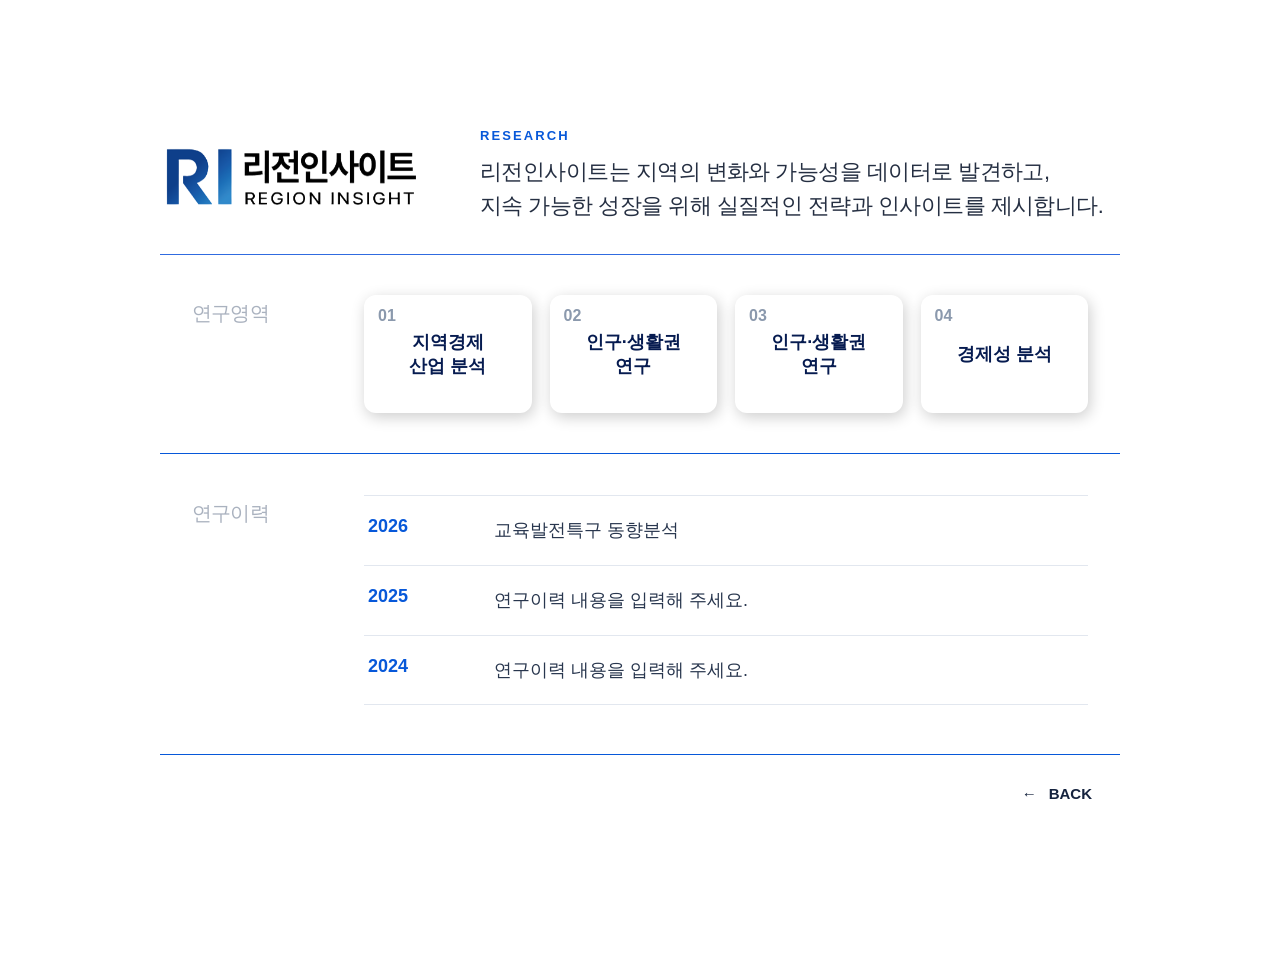
<file: research.html>
<!doctype html>
<html lang="ko">
<head>
  <meta charset="UTF-8">
  <meta name="viewport" content="width=device-width, initial-scale=1.0">
  <title>RESEARCH | 리전인사이트</title>
  <link rel="stylesheet" href="./css/styles.css">
</head>
<body class="research-body">
  <!-- <header class="site-header">
    <a class="brand" href="./index.html" aria-label="리전인사이트 홈">
      <img src="images/logo.png" alt="리전인사이트 REGION INSIGHT">
    </a>
    <nav class="main-nav" aria-label="주요 메뉴">
      <a href="./introduction.html">RI 소개</a>
      <a href="./research.html" aria-current="page">연구사업</a>
    </nav>
  </header> -->

  <main class="research-page">
    <header class="research-intro">
      <a class="research-logo" href="./index.html" aria-label="리전인사이트 메인으로 이동">
        <img src="images/logo.png" alt="리전인사이트 REGION INSIGHT">
      </a>
      <div class="research-message">
        <span>RESEARCH</span>
        <p>리전인사이트는 지역의 변화와 가능성을 데이터로 발견하고,<br>지속 가능한 성장을 위해 실질적인 전략과 인사이트를 제시합니다.</p>
      </div>
    </header>

    <section class="research-row" aria-labelledby="research-area-title">
      <h1 id="research-area-title">연구영역</h1>
      <div class="research-fields">
        <article><span>01</span><h2>지역경제<br>산업 분석</h2></article>
        <article><span>02</span><h2>인구·생활권<br>연구</h2></article>
        <article><span>03</span><h2>인구·생활권<br>연구</h2></article>
        <article><span>04</span><h2>경제성 분석</h2></article>
      </div>
    </section>

    <section class="research-row history-row" aria-labelledby="research-history-title">
      <h1 id="research-history-title">연구이력</h1>
      <div class="research-history">
        <article><time>2026</time><p>교육발전특구 동향분석</p></article>
        <article><time>2025</time><p>연구이력 내용을 입력해 주세요.</p></article>
        <article><time>2024</time><p>연구이력 내용을 입력해 주세요.</p></article>
      </div>
    </section>

    <footer class="research-footer">
      <a href="./index.html" class="research-back"><span aria-hidden="true">←</span> BACK</a>
    </footer>
  </main>
</body>
</html>
</file>
<file: css/styles.css>
:root {
  --navy: #061b50;
  --blue: #0758d9;
  --blue-bright: #148bd8;
  --aqua: #00bcc7;
  --line: rgba(35, 116, 235, 0.38);
}

* {
  box-sizing: border-box;
}

html {
  scroll-behavior: smooth;
}

body {
  margin: 0 auto;
  color: var(--navy);
  background: #fff;
  font-family: Pretendard, "Noto Sans KR", "Apple SD Gothic Neo", Arial, sans-serif;
}

a {
  color: inherit;
  text-decoration: none;
}

.site-header {
  position: fixed;
  z-index: 20;
  top: 0;
  left: 0;
  width: 100%;
  height: 86px;
  display: flex;
  align-items: center;
  justify-content: space-between;
  padding: 0 clamp(10rem, 4vw, 15rem);
  background: rgba(255, 255, 255, 0.88);
  border-bottom: 1px solid rgba(9, 37, 85, 0.06);
  backdrop-filter: blur(16px);
}

.brand {
  display: flex;
  align-items: center;
  gap: 12px;
  width: 200px;
}

.brand img {
  width: 100%;
}

.brand-name {
  display: grid;
  gap: 2px;
}

.brand-name strong {
  font-size: 15px;
  letter-spacing: -0.04em;
}

.brand-name small {
  font-size: 8px;
  font-weight: 700;
  letter-spacing: .08em;
}

.main-nav {
  display: flex;
  align-items: center;
  gap: clamp(20px, 2.5vw, 42px);
}

.main-nav a {
  font-size: 1.15rem;
  font-weight: 700;
  transition: color .25s ease;
}

.main-nav a:hover {
  color: var(--aqua);
}

.main-nav a[aria-current="page"] {
  color: var(--aqua);
}

.main-nav a[aria-current="page"]::after {
  content: "";
  display: block;
  width: 100%;
  height: 2px;
  margin-top: 7px;
  background: var(--aqua);
}

.hero {
  position: relative;
  isolation: isolate;
  min-height: 100svh;
  display: grid;
  place-items: center;
  padding: 10rem 10rem 5rem;
  overflow: hidden;
  background: radial-gradient(circle at 50% 46%, #fff 0 25%, #fbfdff 66%, #f6faff 100%);
}

.logo-menu {
  position: relative;
  z-index: 2;
  display: flex;
  align-items: flex-start;
  justify-content: center;
  gap: clamp(6px, 1.4vw, 20px);
  transform: translateY(8px);
}

.main-logo-block {
  position: relative;
  z-index: 2;
  display: grid;
  justify-items: center;
}

.brand-signature {
  display: grid;
  justify-items: center;
  gap: 7px;
  margin-top: -34px;
  color: #050505;
  line-height: 1;
}

.brand-signature strong {
  font-size: clamp(70px, 3.9vw, 88px);
  font-weight: 900;
  letter-spacing: -.025em;
}

.brand-signature span {
    font-size: clamp(31px, 3.9vw, 38px);
    font-weight: 500;
    letter-spacing: .245em;
    padding-left: 10px;
}

.letter-button {
  position: relative;
  display: grid;
  justify-items: center;
  padding-bottom: 56px;
  outline: none;
}

.letter-r {
    width: clamp(280px, 13vw, 318px);
}

.letter-i {
    width: clamp(89px, 13vw, 101px);
}

.letter-svg {
  width: 100%;
  height: auto;
  overflow: visible;
}

.letter-svg path {
  fill: url("#brandGradient");
  fill: var(--blue);
  transition: fill .35s ease, filter .35s ease, transform .35s ease;
  transform-origin: center;
}

.letter-r .letter-svg path {
  fill: #0758d9;
}

.letter-i .letter-svg path {
  fill: #167fd6;
}

.hover-label {
  position: absolute;
  bottom: 12px;
  left: 50%;
  color: var(--aqua);
  font-size: clamp(16px, 1.5vw, 22px);
  font-weight: 800;
  letter-spacing: -.03em;
  opacity: 0;
  transform: translate(-50%, 10px);
  transition: opacity .3s ease, transform .3s ease;
  white-space: nowrap;
}

.hover-label::after {
  content: "";
  display: block;
  width: 0;
  height: 3px;
  margin: 9px auto 0;
  border-radius: 10px;
  background: var(--aqua);
  transition: width .3s ease .05s;
}

.letter-button:hover .letter-svg path,
.letter-button:focus-visible .letter-svg path {
  filter:
    drop-shadow(-10px -3px 0 rgba(0, 210, 220, .72))
    drop-shadow(-20px -5px 7px rgba(0, 205, 216, .32))
    drop-shadow(0 0 10px rgba(0, 188, 199, .22));
  transform: none;
}

/* 호버 시 글자 본체는 기존 파란색을 유지하고 청록색 잔상만 표시 */
.letter-r:hover .letter-svg path,
.letter-r:focus-visible .letter-svg path {
  fill: #0758d9;
}

.letter-i:hover .letter-svg path,
.letter-i:focus-visible .letter-svg path {
  fill: #167fd6;
}

.letter-button:hover .hover-label,
.letter-button:focus-visible .hover-label {
  opacity: 1;
  transform: translate(-50%, 0);
}

.letter-button:hover .hover-label::after,
.letter-button:focus-visible .hover-label::after {
  width: 38px;
}

/* R 왼쪽 / I 오른쪽 호버 문구 */
.letter-r .hover-label {
  right: calc(100% + 40px);
  bottom: 70px;
  left: auto;
  transform: translateX(12px);
}

.letter-i .hover-label {
  left: calc(100% + 40px);
  bottom: 70px;
  transform: translateX(-12px);
}

.letter-r:hover .hover-label,
.letter-r:focus-visible .hover-label,
.letter-i:hover .hover-label,
.letter-i:focus-visible .hover-label {
  transform: translateX(0);
}

.wave-art {
  position: absolute;
  z-index: 0;
  top: 50%;
  left: 0;
  width: 100%;
  height: min(34vw, 670px);
  min-height: 350px;
  overflow: visible;
  transform: translateY(-50%);
  pointer-events: none;
}

.wave-lines {
  fill: none;
  stroke: url("#waveBlue");
  stroke-width: 1.25;
  vector-effect: non-scaling-stroke;
}

.wave-lines-a {
  opacity: .92;
}

.wave-lines-b {
  opacity: .65;
}

.sub-page {
  min-height: 100svh;
  padding-top: 86px;
  background: #fff;
}

.sub-hero {
  min-height: 520px;
  display: grid;
  align-items: end;
  padding: clamp(70px, 10vw, 150px) clamp(24px, 7vw, 110px) 80px;
  background: linear-gradient(135deg, #f5faff 0%, #fff 70%);
  border-bottom: 1px solid #e8eef7;
}

.sub-hero p {
  margin: 0 0 14px;
  color: var(--aqua);
  font-weight: 800;
}

.sub-hero h1 {
  margin: 0;
  font-size: clamp(54px, 8vw, 112px);
  letter-spacing: -.07em;
}

.sub-hero .lead {
  max-width: 720px;
  margin-top: 28px;
  color: #405170;
  font-size: 18px;
  line-height: 1.75;
}

.content-grid {
  display: grid;
  grid-template-columns: repeat(3, 1fr);
  gap: 24px;
  padding: 72px clamp(24px, 7vw, 110px) 110px;
}

.content-card {
  min-height: 210px;
  padding: 34px;
  border: 1px solid #dfe8f4;
  background: #fff;
}

.content-card span {
  color: var(--aqua);
  font-size: 13px;
  font-weight: 800;
}

.content-card h2 {
  margin: 18px 0 12px;
  font-size: 25px;
}

.content-card p {
  margin: 0;
  color: #62708a;
  line-height: 1.7;
}

.back-home {
  display: inline-flex;
  align-items: center;
  gap: 10px;
  margin-top: 38px;
  font-weight: 800;
}

.detail-body {
  min-width: 320px;
  background: #fff;
}

.detail-header {
  display: flex;
  align-items: center;
  min-height: 164px;
  padding: 36px clamp(24px, 7vw, 112px);
  border-bottom: 1px solid #dce6f2;
  background: #fff;
}

.horizontal-brand {
  display: flex;
  align-items: center;
  gap: 15px;
  flex: 0 0 auto;
}

.horizontal-mark {
  color: var(--blue);
  font-size: 52px;
  line-height: 1;
  font-weight: 900;
  letter-spacing: -7px;
}

.horizontal-name {
  display: grid;
  gap: 3px;
  padding-right: clamp(28px, 4vw, 72px);
  border-right: 1px solid #cdd9e8;
}

.horizontal-name strong {
  font-size: 18px;
  letter-spacing: -.05em;
}

.horizontal-name small {
  font-size: 9px;
  font-weight: 800;
  letter-spacing: .08em;
}

.page-heading {
  display: flex;
  align-items: baseline;
  gap: 22px;
  padding-left: clamp(28px, 4vw, 72px);
}

.page-heading span {
  color: var(--aqua);
  font-size: 14px;
  font-weight: 900;
  letter-spacing: .12em;
}

.page-heading h1 {
  margin: 0;
  font-size: clamp(32px, 4vw, 54px);
  letter-spacing: -.06em;
}

.text-page {
  padding: 50px clamp(10rem, 7vw, 15rem);
}

.text-section {
  display: grid;
  grid-template-columns: 110px minmax(0, 1fr);
  gap: 42px;
  padding: 88px 0;
  border-bottom: 1px solid #dce6f2;
}

.section-index {
  margin: 8px 0 0;
  color: var(--aqua);
  font-size: 14px;
  font-weight: 900;
}

.text-section h2 {
  margin: 0 0 34px;
  font-size: clamp(32px, 4vw, 50px);
  letter-spacing: -.06em;
}

.editable-copy {
  max-width: 900px;
  color: #43516a;
  font-size: 18px;
  line-height: 1.9;
}

.editable-copy p {
  margin: 0 0 12px;
}

.history-list {
  border-top: 2px solid var(--navy);
}

.history-list>div {
  display: grid;
  grid-template-columns: 130px 1fr;
  gap: 20px;
  padding: 24px 0;
  border-bottom: 1px solid #dce6f2;
}

.history-list time {
  color: var(--blue);
  font-size: 20px;
  font-weight: 900;
}

.history-list p {
  margin: 0;
  color: #43516a;
  font-size: 17px;
  line-height: 1.7;
}

.inquiry-form {
  max-width: 920px;
}

.inquiry-form label {
  display: grid;
  gap: 10px;
  color: #4b5870;
  font-size: 14px;
  font-weight: 800;
}

.form-row {
  display: grid;
  grid-template-columns: 1fr 1fr;
  gap: 28px;
}

.inquiry-form>label {
  margin-top: 28px;
}

.inquiry-form input,
.inquiry-form textarea {
  width: 100%;
  border: 0;
  border-bottom: 1px solid #aebdd0;
  border-radius: 0;
  padding: 13px 2px;
  outline: none;
  color: var(--navy);
  background: transparent;
  font: inherit;
  font-weight: 500;
  transition: border-color .2s ease;
}

.inquiry-form textarea {
  resize: vertical;
  border: 1px solid #aebdd0;
  padding: 16px;
}

.inquiry-form input:focus,
.inquiry-form textarea:focus {
  border-color: var(--aqua);
}

.form-action {
  display: flex;
  align-items: center;
  justify-content: space-between;
  gap: 24px;
  margin-top: 30px;
}

.form-note {
  margin: 0;
  color: #758198;
  font-size: 13px;
}

.form-action button {
  min-width: 150px;
  padding: 17px 24px;
  border: 1px solid var(--navy);
  color: #fff;
  background: var(--navy);
  font-weight: 900;
  letter-spacing: .1em;
  cursor: pointer;
  transition: color .2s, border-color .2s, background .2s;
}

.form-action button:hover {
  color: var(--navy);
  border-color: var(--aqua);
  background: var(--aqua);
}

.form-action button span {
  margin-left: 18px;
}

.page-bottom {
  display: flex;
  justify-content: center;
  padding: 64px 0 84px;
}

.back-button {
  min-width: 190px;
  padding: 16px 28px;
  border: 1px solid #bdcada;
  text-align: center;
  font-weight: 800;
  transition: color .2s, border-color .2s;
}

.back-button:hover {
  color: var(--aqua);
  border-color: var(--aqua);
}

.back-button span {
  margin-right: 16px;
}

@media (max-width: 1880px) {
  .brand-signature span {
    font-size: clamp(25px, 3.9vw, 32px);
  }
}
@media (max-width: 720px) {
  .site-header {
    height: 72px;
    padding-inline: 20px;
  }

  .main-nav a {
    display: none;
  }

  .brand-mark {
    font-size: 30px;
  }

  .hero {
    padding: 5rem 5rem 2rem;
  }

  .logo-menu {
    gap: 3px;
    transform: none;
  }

  .brand-signature {
    margin-top: -22px;
  }

  .brand-signature strong {
    font-size: clamp(54px, 3.9vw, 72px);
    font-weight: 900;
  }
  .brand-signature span {
    font-size: clamp(20px, 4.9vw, 24px);
  }

  .letter-r {
    width: min(58vw, 205px);
  }

  .letter-i {
    width: min(18vw, 74px);
  }

  .wave {
    width: 78vw;
    height: 130px;
    opacity: .5;
  }

  .sub-page {
    padding-top: 72px;
  }

  .sub-hero {
    min-height: 440px;
  }

  .content-grid {
    grid-template-columns: 1fr;
  }

  .detail-header {
    min-height: auto;
    align-items: flex-start;
    flex-direction: column;
    gap: 28px;
    padding-block: 28px;
  }

  .horizontal-name {
    padding-right: 0;
    border-right: 0;
  }

  .page-heading {
    width: 100%;
    padding: 24px 0 0;
    border-top: 1px solid #dce6f2;
  }

  .text-section {
    grid-template-columns: 1fr;
    gap: 18px;
    padding: 64px 0;
  }

  .form-row {
    grid-template-columns: 1fr;
  }

  .form-action {
    align-items: stretch;
    flex-direction: column;
  }
}

@media (prefers-reduced-motion: reduce) {
  html {
    scroll-behavior: auto;
  }

  *,
  *::before,
  *::after {
    transition-duration: .01ms !important;
  }
}

/* Research page */
.research-body {
  min-width: 320px;
  min-height: 100vh;
  margin: 0;
  padding: 0;
  color: #101d38;
  background: #fff;
}

.research-page {
  width: 100%;
  min-height: 100vh;
  margin: 0;
  padding: 8rem clamp(10rem, 4vw, 15rem);
  border: 0;
  background: #fff;
  box-shadow: none;
}

.research-intro {
  display: grid;
  grid-template-columns: minmax(190px, 260px) 1fr;
  align-items: center;
  gap: clamp(40px, 7vw, 60px);
  padding-bottom: 2rem;
  /* padding-left: 12.5rem; */
  border-bottom: 1px solid #306be0;
}

.research-logo {
  display: block;
}

.research-logo img {
  display: block;
  width: 100%;
  height: auto;
}

.research-message span {
  display: block;
  margin-bottom: 12px;
  color: var(--blue);
  font-size: 13px;
  font-weight: 900;
  letter-spacing: .16em;
}

.research-message p {
  margin: 0;
  color: #252f42;
  font-size: clamp(17px, 1.7vw, 22px);
  line-height: 1.55;
  letter-spacing: -.025em;
}

.research-row {
  display: grid;
  grid-template-columns: 130px minmax(0, 1fr);
  gap: 42px;
  padding: 2.5rem 2rem;
  border-bottom: 1.5px solid var(--blue);
}

.research-row>h1 {
  margin: 5px 0 0;
  color: #aab2bf;
  font-size: 20px;
  font-weight: 500;
  letter-spacing: -.04em;
}

.research-fields {
  display: grid;
  grid-template-columns: repeat(4, minmax(0, 1fr));
  gap: 18px;
}

.research-fields article {
  position: relative;
  min-height: 112px;
  display: grid;
  place-content: center;
  padding: 20px 14px;
  border-radius: 0.75rem;
  box-shadow: 2px 4px 15px rgba(0, 0, 0, 0.2);
  text-align: center;
  transition: color .25s ease, border-color .25s ease, transform .25s ease, box-shadow .25s ease;
}

.research-fields article:hover {
  color: #fff;
  background: var(--aqua);
  box-shadow: 0 10px 24px rgba(0, 188, 199, .18);
  transform: translateY(-3px);
}

.research-fields article span {
  position: absolute;
  top: 12px;
  left: 14px;
  color: #8b99ad;
  font-size: 1rem;
  font-weight: 800;
}

.research-fields article:hover span {
  color: rgba(255, 255, 255, .75);
}

.research-fields h2 {
  /* margin: 8px 0 0; */
  color: var(--navy);
  font-size: clamp(1rem, 1.4vw, 1.2rem);
  font-weight: 600;
  line-height: 1.35;
}

.research-fields article:hover h2 {
  color: #fff;
}

.history-row {
  min-height: 300px;
}

.research-history {
  border-top: 1px solid #e2e7ef;
}

.research-history article {
  display: grid;
  grid-template-columns: 100px 1fr;
  align-items: start;
  gap: 26px;
  padding: 20px 4px;
  border-bottom: 1px solid #e2e7ef;
}

.research-history time {
  color: var(--blue);
  font-size: 18px;
  font-weight: 800;
}

.research-history p {
  margin: 0;
  color: #28364e;
  font-size: 18px;
  line-height: 1.6;
}

.research-footer {
  display: flex;
  justify-content: right;
  padding: 18px 0 22px;
}

.research-back {
  display: inline-flex;
  align-items: center;
  gap: 12px;
  padding: 12px 28px;
  color: #15233e;
  font-size: 15px;
  font-weight: 700;
  transition: color .2s ease;
}

.research-back:hover {
  color: var(--aqua);
}

@media (max-width: 860px) {
  .research-body {
    padding: 0;
    background: #fff;
  }

  .research-page {
    min-height: 100vh;
    padding: calc(72px + 32px) 24px 0;
    border: 0;
    box-shadow: none;
  }

  .research-intro {
    grid-template-columns: 1fr;
    gap: 30px;
  }

  .research-logo {
    width: min(230px, 70vw);
  }

  .research-message p br {
    display: none;
  }

  .research-row {
    grid-template-columns: 1fr;
    gap: 24px;
  }

  .research-fields {
    grid-template-columns: repeat(2, minmax(0, 1fr));
  }
}

@media (max-width: 480px) {
  .research-page {
    padding: 32px 18px 0;
  }

  .research-fields {
    grid-template-columns: 1fr;
  }

  .research-history article {
    grid-template-columns: 72px 1fr;
    gap: 14px;
  }
}

/* Introduction page only */
.introduction-body {
  min-width: 320px;
  min-height: 100vh;
  margin: 0;
  color: #101d38;
  background: #fff;
}

.introduction-page {
  width: 100%;
  min-height: 100vh;
  margin: 0;
  padding: 8rem clamp(10rem, 4vw, 15rem);
  background: #fff;
}

.introduction-intro {
  display: grid;
  grid-template-columns: minmax(190px, 260px) 1fr;
  align-items: center;
  gap: clamp(40px, 7vw, 60px);
  padding-bottom: 2rem;
  /* padding-left: 12.5rem; */
  border-bottom: 1px solid #306be0;
}

.introduction-logo {
  display: block;
}

.introduction-logo img {
  display: block;
  width: 100%;
  height: auto;
}

.introduction-message span {
  display: block;
  margin-bottom: 12px;
  color: var(--blue);
  font-size: 13px;
  font-weight: 900;
  letter-spacing: .16em;
}

.introduction-message p {
  margin: 0;
  color: #252f42;
  font-size: clamp(17px, 1.7vw, 22px);
  line-height: 1.55;
  letter-spacing: -.025em;
}

.introduction-row {
  display: grid;
  grid-template-columns: 130px minmax(0, 1fr);
  gap: 42px;
  padding: 2.5rem 2rem;
  border-bottom: 1.5px solid var(--blue);
}

.introduction-row > h1 {
  margin: 5px 0 0;
  color: #aab2bf;
  font-size: 20px;
  font-weight: 500;
  letter-spacing: -.04em;
}

.introduction-copy {
  color: #28364e;
  font-size: 18px;
  line-height: 1.75;
}

.introduction-copy strong {
  display: block;
  margin-bottom: 8px;
  color: #101d38;
  font-size: 21px;
}

.introduction-copy p {
  max-width: 900px;
  margin: 0;
}

.simple-inquiry-form {
  display: grid;
  grid-template-columns: minmax(0, 1fr) 76px;
  gap: 10px;
}

.simple-inquiry-form > label {
  position: absolute;
  width: 1px;
  height: 1px;
  overflow: hidden;
  clip: rect(0, 0, 0, 0);
}

.simple-inquiry-form textarea {
  width: 100%;
  min-height: 160px;
  padding: 18px;
  border: 1px solid #18376d;
  border-radius: 0;
  outline: none;
  resize: vertical;
  color: #15233e;
  background: #fff;
  font: inherit;
  font-size: 17px;
  line-height: 1.65;
}

.simple-inquiry-form textarea::placeholder {
  color: #c0c6cf;
}

.simple-inquiry-form textarea:focus {
  border-color: var(--aqua);
  box-shadow: 0 0 0 2px rgba(0, 188, 199, .1);
}

.inquiry-buttons {
  display: flex;
  flex-direction: column;
  justify-content: flex-end;
  gap: 8px;
}

.inquiry-buttons button {
  width: 76px;
  min-height: 38px;
  border: 0;
  border-radius: 5px;
  color: #fff;
  font-weight: 800;
  cursor: pointer;
}

.send-button {
  background: var(--blue);
}

.send-button:hover {
  background: var(--aqua);
}

.delete-button {
  background: #8d96a5;
}

.delete-button:hover {
  background: #6f7989;
}

.location-content iframe {
  display: block;
  width: 100%;
  height: 280px;
  border: 1px solid #18376d;
}

.location-content p {
  margin: 14px 0 0;
  color: #5a667c;
  font-size: 1rem;
}

.location-content p strong {
  margin-right: 12px;
  color: #15233e;
}

.introduction-footer {
  display: flex;
  justify-content: right;
  padding: 18px 0 22px;
}

.introduction-back {
  display: inline-flex;
  align-items: center;
  gap: 12px;
  padding: 12px 28px;
  color: #15233e;
  font-size: 15px;
  font-weight: 700;
  transition: color .2s ease;
}

.introduction-back:hover {
  color: var(--aqua);
}

@media (max-width: 860px) {
  .introduction-page {
    padding: calc(72px + 32px) 24px 0;
  }

  .introduction-intro {
    grid-template-columns: 1fr;
    gap: 30px;
    padding-left: 0;
  }

  .introduction-logo {
    width: min(230px, 70vw);
  }

  .introduction-message p br {
    display: none;
  }

  .introduction-row {
    grid-template-columns: 1fr;
    gap: 24px;
  }
}

@media (max-width: 560px) {
  .hero {
    padding: 5rem 3rem 2rem;
  }
  .letter-button {
    padding-bottom: 30px;
  }
  .letter-r {
    width: min(58vw, 160px);
  }
  .letter-i {
    width: min(18vw, 58px);
  }
  .letter-r .hover-label {
    right: calc(100% + 20px);
    bottom: 60px;
  }
  .letter-i .hover-label {
    left: calc(100% + 20px);
    bottom: 60px;
  }
  .brand-signature strong {
    font-size: clamp(44px, 3.9vw, 60px);
    font-weight: 900;
  }
  .brand-signature span {
    font-size: clamp(17px, 4.9vw, 20px);
  }
  .introduction-page {
    padding-inline: 18px;
  }

  .simple-inquiry-form {
    grid-template-columns: 1fr;
  }

  .inquiry-buttons {
    flex-direction: row;
    justify-content: flex-end;
  }
}

/* Research / Introduction page entrance sequence */
.research-body::before,
.introduction-body::before {
  content: "";
  position: fixed;
  z-index: 9999;
  inset: 0;
  background: #fff;
  pointer-events: none;
  animation: page-white-curtain .48s ease .12s forwards;
}

.research-logo,
.research-message,
.research-page > .research-row,
.research-footer,
.introduction-logo,
.introduction-message,
.introduction-page > .introduction-row,
.introduction-footer {
  opacity: 0;
  transform: translateY(22px);
  filter: blur(7px);
  will-change: opacity, transform, filter;
}

.research-logo,
.introduction-logo {
  animation: content-reveal .68s cubic-bezier(.2, .72, .25, 1) .42s forwards;
}

.research-message,
.introduction-message {
  animation: content-reveal .7s cubic-bezier(.2, .72, .25, 1) .7s forwards;
}

.research-page > .research-row:nth-of-type(1),
.introduction-page > .introduction-row:nth-of-type(1) {
  animation: content-reveal .72s cubic-bezier(.2, .72, .25, 1) 1.02s forwards;
}

.research-page > .research-row:nth-of-type(2),
.introduction-page > .introduction-row:nth-of-type(2) {
  animation: content-reveal .72s cubic-bezier(.2, .72, .25, 1) 1.26s forwards;
}

.introduction-page > .introduction-row:nth-of-type(3) {
  animation: content-reveal .72s cubic-bezier(.2, .72, .25, 1) 1.5s forwards;
}

.research-footer {
  animation: content-reveal .65s cubic-bezier(.2, .72, .25, 1) 1.55s forwards;
}

.introduction-footer {
  animation: content-reveal .65s cubic-bezier(.2, .72, .25, 1) 1.78s forwards;
}

@keyframes page-white-curtain {
  0%, 55% { opacity: 1; }
  100% { opacity: 0; visibility: hidden; }
}

@keyframes content-reveal {
  0% {
    opacity: 0;
    transform: translateY(22px);
    filter: blur(7px);
  }
  55% {
    opacity: .72;
    filter: blur(2px);
  }
  100% {
    opacity: 1;
    transform: translateY(0);
    filter: blur(0);
  }
}

@media (prefers-reduced-motion: reduce) {
  .research-body::before,
  .introduction-body::before {
    display: none;
    animation: none;
  }

  .research-logo,
  .research-message,
  .research-page > .research-row,
  .research-footer,
  .introduction-logo,
  .introduction-message,
  .introduction-page > .introduction-row,
  .introduction-footer {
    opacity: 1;
    transform: none;
    filter: none;
    animation: none;
  }
}
</file>
